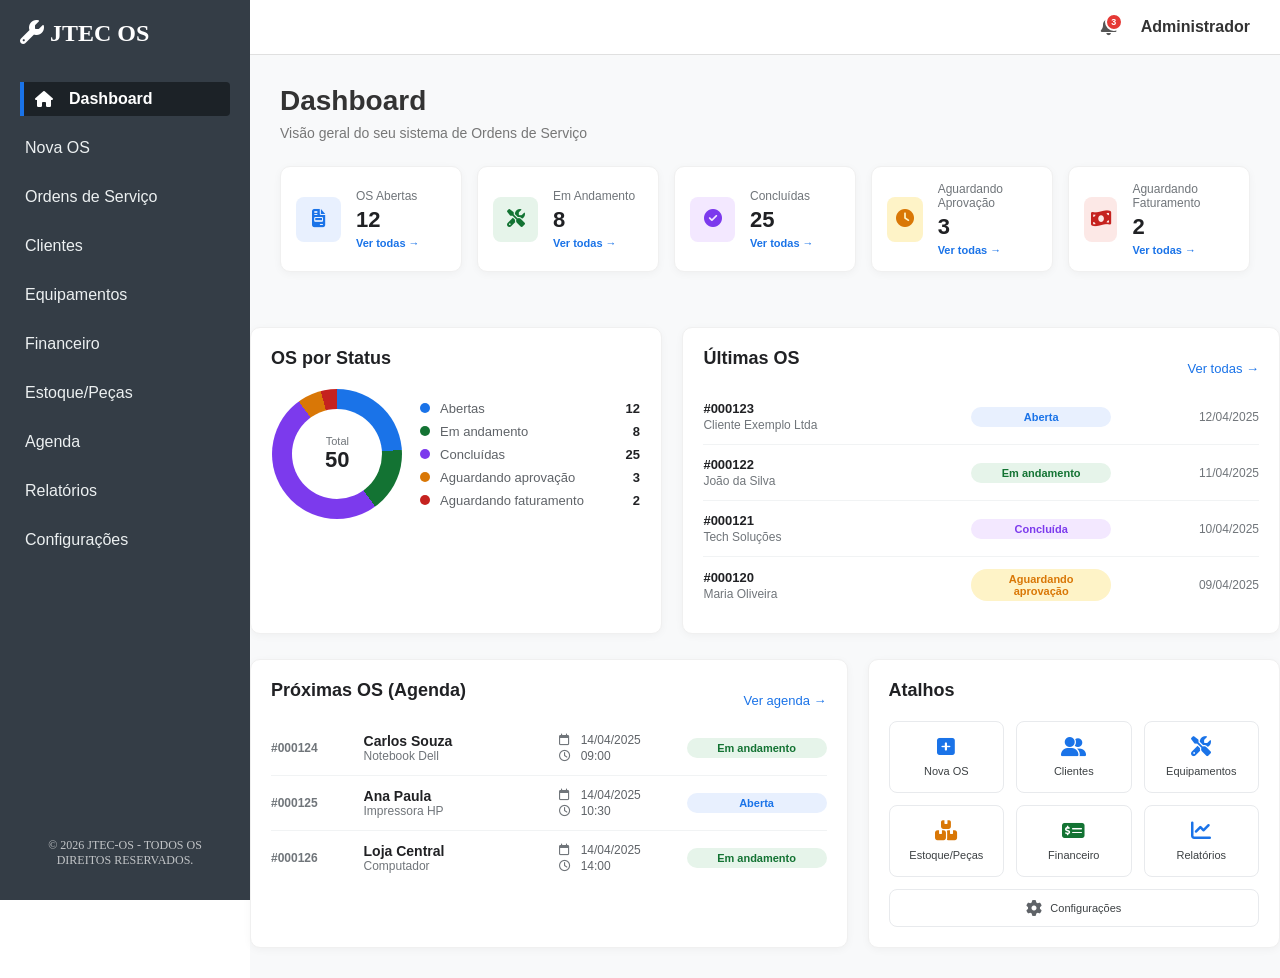
<file: index.html>
<!DOCTYPE html>
<html lang="en">


<head>
    <meta charset="UTF-8">
    <meta name="viewport" content="width=device-width, initial-scale=1.0">
    <link rel="stylesheet" href="https://cdnjs.cloudflare.com/ajax/libs/font-awesome/6.7.2/css/all.min.css">
    <link rel="stylesheet" href="css/index.css">
    <title>JTEC-OS</title>
</head>

<body>
    <div id="header"></div>

    <main class="conteudo-principal">

        <div class="site">

            <section class="cabecalho">
                <div class="cabecalho-adm">

                    <!-- O sino agora fica isolado em uma div própria -->
                    <div class="sino-container">
                        <a href="">
                            <i class="fa-solid fa-bell"></i>
                        </a>
                        <span class="badge-notificacao">3</span>
                    </div>

                    <p>Administrador</p>
                </div>
            </section>


            <section class="dashboard">
                <div class="dashboard-info">
                    <h1>Dashboard</h1>
                    <p>Visão geral do seu sistema de Ordens de Serviço</p>
                </div>

                <!-- ADICIONE ESTE BLOCO DOS CARDS AQUI -->
                <div class="cards-container">
                    <!-- Card 1: OS Abertas -->
                    <div class="card">
                        <div class="card-icon icon-azul">
                            <i class="fa-solid fa-file-invoice"></i>
                        </div>
                        <div class="card-dados">
                            <span>OS Abertas</span>
                            <h2>12</h2>
                            <a href="#">Ver todas &rarr;</a>
                        </div>
                    </div>

                    <!-- Card 2: Em Andamento -->
                    <div class="card">
                        <div class="card-icon icon-verde">
                            <i class="fa-solid fa-screwdriver-wrench"></i>
                        </div>
                        <div class="card-dados">
                            <span>Em Andamento</span>
                            <h2>8</h2>
                            <a href="#">Ver todas &rarr;</a>
                        </div>
                    </div>

                    <!-- Card 3: Concluídas -->
                    <div class="card">
                        <div class="card-icon icon-roxo">
                            <i class="fa-solid fa-circle-check"></i>
                        </div>
                        <div class="card-dados">
                            <span>Concluídas</span>
                            <h2>25</h2>
                            <a href="#">Ver todas &rarr;</a>
                        </div>
                    </div>

                    <!-- Card 4: Aguardando Aprovação -->
                    <div class="card">
                        <div class="card-icon icon-laranja">
                            <i class="fa-solid fa-clock"></i>
                        </div>
                        <div class="card-dados">
                            <span>Aguardando Aprovação</span>
                            <h2>3</h2>
                            <a href="#">Ver todas &rarr;</a>
                        </div>
                    </div>

                    <!-- Card 5: Aguardando Faturamento -->
                    <div class="card">
                        <div class="card-icon icon-vermelho">
                            <i class="fa-solid fa-money-bill-wave"></i>
                        </div>
                        <div class="card-dados">
                            <span>Aguardando Faturamento</span>
                            <h2>2</h2>
                            <a href="#">Ver todas &rarr;</a>
                        </div>
                    </div>
                </div>

                <!-- ... fechamento da div class="cards-container" anterior ... -->
        </div>

        <!-- ADICIONE ESTE BLOCO ABAIXO DOS CARDS -->
        <div class="dashboard-meio">

            <!-- Coluna da Esquerda: Gráfico -->
            <div class="painel-grafico">
                <h2>OS por Status</h2>
                <div class="grafico-conteudo">
                    <!-- Círculo simulando o gráfico de pizza -->
                    <div class="grafico-circulo">
                        <div class="circulo-centro">
                            <span>Total</span>
                            <strong>50</strong>
                        </div>
                    </div>
                    <!-- Legendas do gráfico -->
                    <ul class="grafico-legendas">
                        <li><span class="ponto azul"></span> Abertas <strong>12</strong></li>
                        <li><span class="ponto verde"></span> Em andamento <strong>8</strong></li>
                        <li><span class="ponto roxo"></span> Concluídas <strong>25</strong></li>
                        <li><span class="ponto laranja"></span> Aguardando aprovação <strong>3</strong></li>
                        <li><span class="ponto vermelho"></span> Aguardando faturamento <strong>2</strong></li>
                    </ul>
                </div>
            </div>

            <!-- Coluna da Direita: Últimas OS -->
            <div class="painel-tabela">
                <div class="tabela-topo">
                    <h2>Últimas OS</h2>
                    <a href="#" class="link-ver-todas">Ver todas &rarr;</a>
                </div>

                <div class="lista-os">
                    <!-- Item OS 1 -->
                    <div class="item-os">
                        <div class="os-info">
                            <span class="os-numero">#000123</span>
                            <span class="os-cliente">Cliente Exemplo Ltda</span>
                        </div>
                        <span class="badge aberta">Aberta</span>
                        <span class="os-data">12/04/2025</span>
                    </div>

                    <!-- Item OS 2 -->
                    <div class="item-os">
                        <div class="os-info">
                            <span class="os-numero">#000122</span>
                            <span class="os-cliente">João da Silva</span>
                        </div>
                        <span class="badge andamento">Em andamento</span>
                        <span class="os-data">11/04/2025</span>
                    </div>

                    <!-- Item OS 3 -->
                    <div class="item-os">
                        <div class="os-info">
                            <span class="os-numero">#000121</span>
                            <span class="os-cliente">Tech Soluções</span>
                        </div>
                        <span class="badge concluida">Concluída</span>
                        <span class="os-data">10/04/2025</span>
                    </div>

                    <!-- Item OS 4 -->
                    <div class="item-os">
                        <div class="os-info">
                            <span class="os-numero">#000120</span>
                            <span class="os-cliente">Maria Oliveira</span>
                        </div>
                        <span class="badge aprovacao">Aguardando aprovação</span>
                        <span class="os-data">09/04/2025</span>
                    </div>
                </div>
            </div>

        </div>

        <!-- ... fechamento da div class="dashboard-meio" anterior ... -->
        </div>

        <!-- ADICIONE ESTE BLOCO DA PARTE DE BAIXO -->
        <div class="dashboard-baixo">

            <!-- Coluna da Esquerda: Próximas OS (Agenda) -->
            <div class="painel-agenda">
                <div class="agenda-topo">
                    <h2>Próximas OS (Agenda)</h2>
                    <a href="#" class="link-ver-agenda">Ver agenda &rarr;</a>
                </div>

                <div class="lista-agenda">
                    <!-- Compromisso 1 -->
                    <div class="item-agenda">
                        <span class="agenda-os">#000124</span>
                        <div class="agenda-detalhes">
                            <strong class="agenda-cliente">Carlos Souza</strong>
                            <span class="agenda-aparelho">Notebook Dell</span>
                        </div>
                        <div class="agenda-tempo">
                            <span><i class="fa-regular fa-calendar"></i> 14/04/2025</span>
                            <span><i class="fa-regular fa-clock"></i> 09:00</span>
                        </div>
                        <span class="badge andamento">Em andamento</span>
                    </div>

                    <!-- Compromisso 2 -->
                    <div class="item-agenda">
                        <span class="agenda-os">#000125</span>
                        <div class="agenda-detalhes">
                            <strong class="agenda-cliente">Ana Paula</strong>
                            <span class="agenda-aparelho">Impressora HP</span>
                        </div>
                        <div class="agenda-tempo">
                            <span><i class="fa-regular fa-calendar"></i> 14/04/2025</span>
                            <span><i class="fa-regular fa-clock"></i> 10:30</span>
                        </div>
                        <span class="badge aberta">Aberta</span>
                    </div>

                    <!-- Compromisso 3 -->
                    <div class="item-agenda">
                        <span class="agenda-os">#000126</span>
                        <div class="agenda-detalhes">
                            <strong class="agenda-cliente">Loja Central</strong>
                            <span class="agenda-aparelho">Computador</span>
                        </div>
                        <div class="agenda-tempo">
                            <span><i class="fa-regular fa-calendar"></i> 14/04/2025</span>
                            <span><i class="fa-regular fa-clock"></i> 14:00</span>
                        </div>
                        <span class="badge andamento">Em andamento</span>
                    </div>
                </div>
            </div>

            <!-- Coluna da Direita: Atalhos rápidos -->
            <div class="painel-atalhos">
                <h2>Atalhos</h2>
                <div class="grade-atalhos">
                    <a href="#" class="bota-atalho">
                        <i class="fa-solid fa-plus-square icon-blue"></i>
                        <span>Nova OS</span>
                    </a>
                    <a href="#" class="bota-atalho">
                        <i class="fa-solid fa-user-friends icon-blue"></i>
                        <span>Clientes</span>
                    </a>
                    <a href="#" class="bota-atalho">
                        <i class="fa-solid fa-screwdriver-wrench icon-blue"></i>
                        <span>Equipamentos</span>
                    </a>
                    <a href="#" class="bota-atalho">
                        <i class="fa-solid fa-boxes-stacked icon-gold"></i>
                        <span>Estoque/Peças</span>
                    </a>
                    <a href="#" class="bota-atalho">
                        <i class="fa-solid fa-money-check-dollar icon-green"></i>
                        <span>Financeiro</span>
                    </a>
                    <a href="#" class="bota-atalho">
                        <i class="fa-solid fa-chart-line icon-blue"></i>
                        <span>Relatórios</span>
                    </a>
                    <a href="#" class="bota-atalho item-full">
                        <i class="fa-solid fa-gear"></i>
                        <span>Configurações</span>
                    </a>
                </div>
            </div>

        </div>
        </section> <!-- Fechamento da section dashboard -->


        </section>


        </section>

        </div>

    </main>

    <script src="js/include.js"></script>
</body>

</html>
</file>
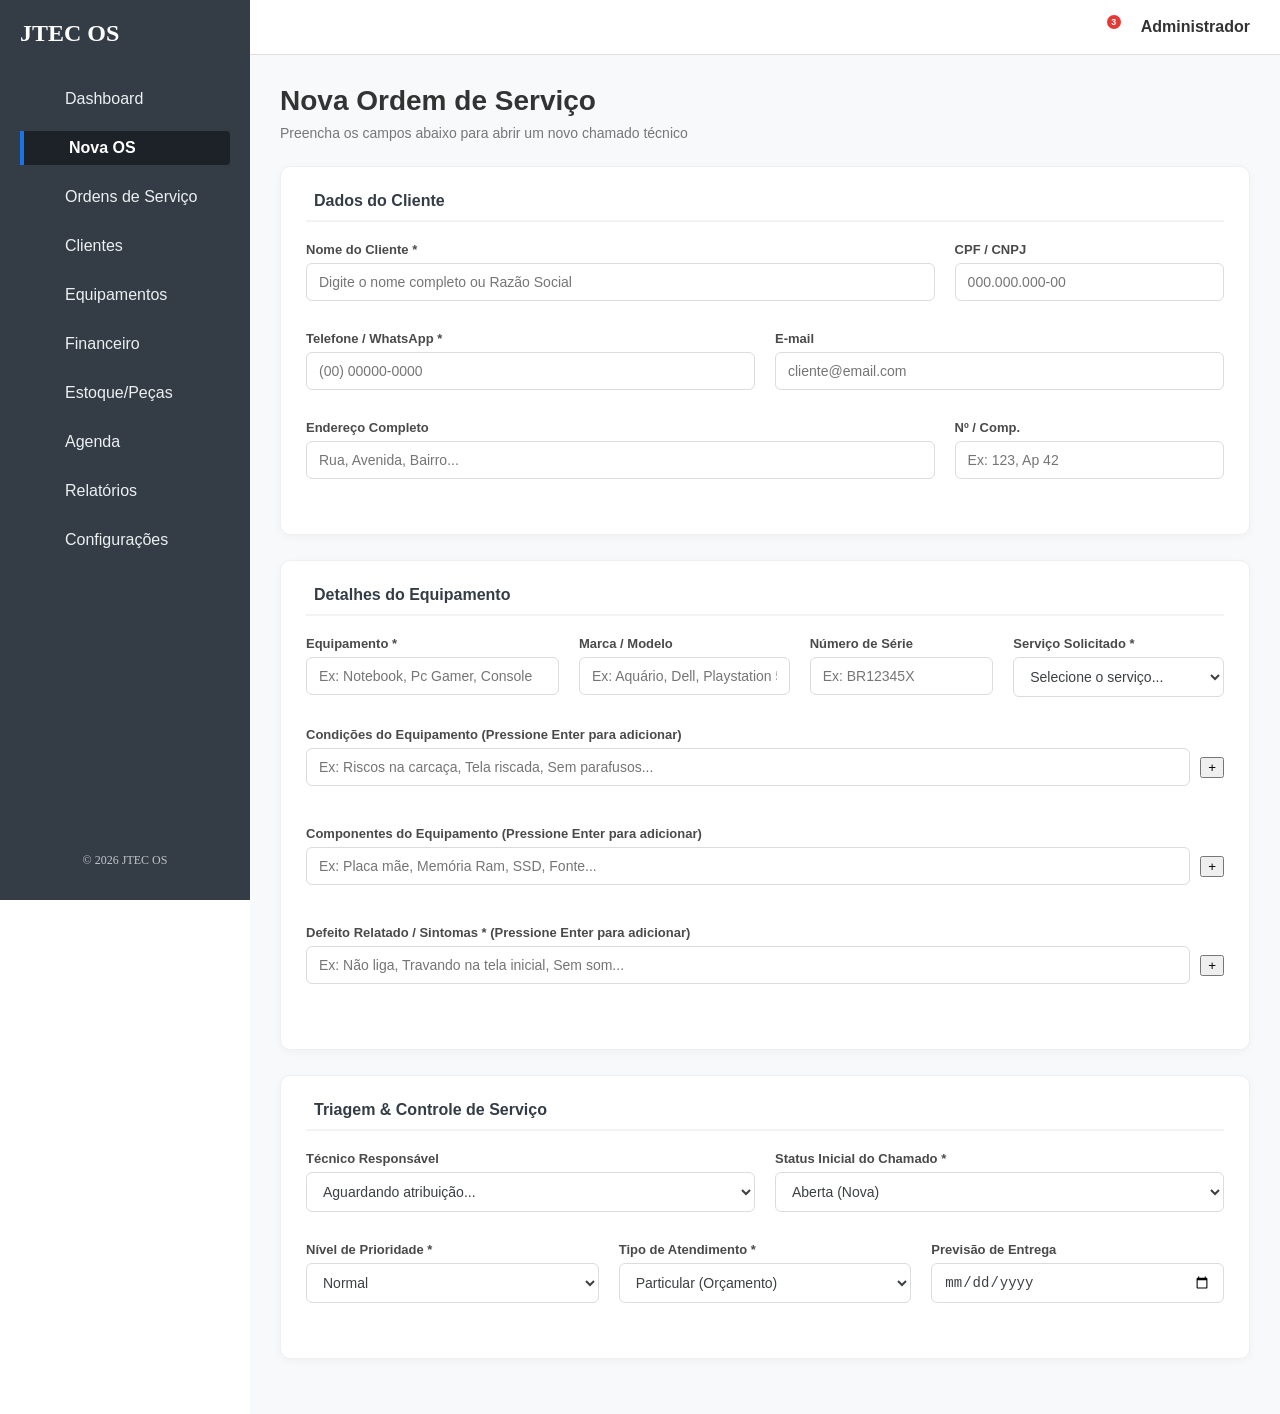
<file: html/nova-os.html>
<!DOCTYPE html>
<html lang="pt-br">

<head>
    <meta charset="UTF-8">
    <meta name="viewport" content="width=device-width, initial-scale=1.0">
    <link rel="stylesheet" href="https://cloudflare.com">
    <link rel="stylesheet" href="../css/index.css">
    <link rel="stylesheet" href="../css/nova-os.css">
    <title>JTEC-OS - Nova Ordem de Serviço</title>
</head>

<body>
    <!-- Barra Lateral Fixa (Idêntica, mas mudamos a classe active) -->
    <header class="topo">
        <h1 class="title">JTEC OS</h1>
        <a href="index.html">
            <i class="fa-solid fa-house"></i>
            Dashboard
        </a>
        <a href="nova-os.html" class="active"> <!-- Aba ativa agora é esta -->
            <i class="fa-regular fa-square-plus"></i>
            Nova OS
        </a>
        <a href="#">
            <i class="fa-solid fa-list"></i>
            Ordens de Serviço
        </a>
        <a href="#">
            <i class="fa-solid fa-people-group"></i>
            Clientes
        </a>
        <a href="#">
            <i class="fa-solid fa-wrench"></i>
            Equipamentos
        </a>
        <a href="#">
            <i class="fa-solid fa-money-check-dollar"></i>
            Financeiro
        </a>
        <a href="#">
            <i class="fa-solid fa-boxes-stacked"></i>
            Estoque/Peças
        </a>
        <a href="#">
            <i class="fa-regular fa-calendar-days"></i>
            Agenda
        </a>
        <a href="#">
            <i class="fa-solid fa-clipboard-list"></i>
            Relatórios
        </a>
        <a href="#">
            <i class="fa-solid fa-gear"></i>
            Configurações
        </a>
        <footer class="rodape-menu">
            <p>&copy; 2026 JTEC OS</p>
        </footer>
    </header>

    <!-- Área de Conteúdo da Direita -->
    <main class="conteudo-principal">
        <!-- Cabeçalho Superior -->
        <section class="cabecalho">
            <div class="cabecalho-adm">
                <div class="sino-container">
                    <a href="">
                        <i class="fa-solid fa-bell"></i>
                    </a>
                    <span class="badge-notificacao">3</span>
                </div>
                <p>Administrador</p>
            </div>
        </section>

        <!-- Seção do Formulário -->
        <section class="pagina-formulario">
            <div class="formulario-topo">
                <h1>Nova Ordem de Serviço</h1>
                <p>Preencha os campos abaixo para abrir um novo chamado técnico</p>
            </div>

            <form class="form-os">
                <!-- Bloco 1: Dados do Cliente -->
                <!-- Bloco 1: Dados do Cliente -->
                <div class="form-bloco">
                    <h2><i class="fa-solid fa-user"></i> Dados do Cliente</h2>
                    <div class="form-linha">
                        <div class="form-grupo w-70">
                            <label for="cliente">Nome do Cliente *</label>
                            <input type="text" id="cliente" placeholder="Digite o nome completo ou Razão Social"
                                required>
                        </div>
                        <div class="form-grupo w-30">
                            <label for="cpf_cnpj">CPF / CNPJ</label>
                            <input type="text" id="cpf_cnpj" placeholder="000.000.000-00">
                        </div>
                    </div>
                    <div class="form-linha">
                        <div class="form-grupo w-50">
                            <label for="telefone">Telefone / WhatsApp *</label>
                            <input type="tel" id="telefone" placeholder="(00) 00000-0000" required>
                        </div>
                        <div class="form-grupo w-50">
                            <label for="email">E-mail</label>
                            <input type="email" id="email" placeholder="cliente@email.com">
                        </div>
                    </div>

                    <!-- ADICIONE ESTA NOVA LINHA AQUI ABAIXO -->
                    <div class="form-linha">
                        <div class="form-grupo w-70">
                            <label for="endereco">Endereço Completo</label>
                            <input type="text" id="endereco" placeholder="Rua, Avenida, Bairro...">
                        </div>
                        <div class="form-grupo w-30">
                            <label for="numero_end">Nº / Comp.</label>
                            <input type="text" id="numero_end" placeholder="Ex: 123, Ap 42">
                        </div>
                    </div>
                </div>


                <!-- Bloco 2: Dados do Equipamento -->
                <!-- Bloco 2: Dados do Equipamento -->
                <div class="form-bloco">
                    <h2><i class="fa-solid fa-wrench"></i> Detalhes do Equipamento</h2>

                    <!-- Linha 1: Dados básicos do aparelho e Tipo de Serviço (Atualizada para 4 colunas) -->
                    <div class="form-linha">
                        <div class="form-grupo w-30">
                            <label for="equipamento">Equipamento *</label>
                            <input type="text" id="equipamento" placeholder="Ex: Notebook, Pc Gamer, Console" required>
                        </div>
                        <div class="form-grupo w-25">
                            <label for="marca">Marca / Modelo</label>
                            <input type="text" id="marca" placeholder="Ex: Aquário, Dell, Playstation 5">
                        </div>
                        <div class="form-grupo w-20">
                            <label for="n_serie">Número de Série</label>
                            <input type="text" id="n_serie" placeholder="Ex: BR12345X">
                        </div>
                        <div class="form-grupo w-25">
                            <label for="servico_padrao">Serviço Solicitado *</label>
                            <select id="servico_padrao" required>
                                <option value="" disabled selected>Selecione o serviço...</option>
                                <option value="diagnostico">Diagnóstico de Problema</option>
                                <option value="formatacao_backup">Formatação com Backup</option>
                                <option value="formatacao_sem_backup">Formatação sem Backup</option>
                                <option value="limpeza">Limpeza Preventiva</option>
                                <option value="montagem">Montagem Completa</option>
                                <option value="remontagem">Remontagem</option>
                                <option value="substituicao_pecas">Substituição de Peças</option>
                            </select>
                        </div>
                    </div>

                    <!-- Linha 2: Campo de Condições do Equipamento -->
                    <div class="form-linha">
                        <div class="form-grupo w-100">
                            <label for="input-condicao">Condições do Equipamento (Pressione Enter para
                                adicionar)</label>
                            <div class="input-com-botao">
                                <input type="text" id="input-condicao"
                                    placeholder="Ex: Riscos na carcaça, Tela riscada, Sem parafusos...">
                                <button type="button" id="btn-add-condicao">+</button>
                            </div>
                            <div id="lista-condicoes" class="container-detalhes-lista"></div>
                        </div>
                    </div>

                    <!-- Linha 3: Campo de Componentes do Equipamento -->
                    <div class="form-linha">
                        <div class="form-grupo w-100">
                            <label for="input-acessorio">Componentes do Equipamento (Pressione Enter para
                                adicionar)</label>
                            <div class="input-com-botao">
                                <input type="text" id="input-acessorio"
                                    placeholder="Ex: Placa mãe, Memória Ram, SSD, Fonte...">
                                <button type="button" id="btn-add-acessorio">+</button>
                            </div>
                            <div id="lista-acessorios" class="container-detalhes-lista"></div>
                        </div>
                    </div>

                    <!-- Linha 4: Defeito Relatado Dinâmico -->
                    <div class="form-linha">
                        <div class="form-grupo w-100">
                            <label for="input-defeito">Defeito Relatado / Sintomas * (Pressione Enter para
                                adicionar)</label>
                            <div class="input-com-botao">
                                <input type="text" id="input-defeito"
                                    placeholder="Ex: Não liga, Travando na tela inicial, Sem som...">
                                <button type="button" id="btn-add-defeito">+</button>
                            </div>
                            <div id="lista-defeitos" class="container-detalhes-lista"></div>
                        </div>
                    </div>
                </div>

                <!-- Bloco 3: Informações Técnicas e Valores -->
                <!-- Bloco 3: Informações Técnicas e Valores (Profissional) -->
                <div class="form-bloco">
                    <h2><i class="fa-solid fa-list-check"></i> Triagem & Controle de Serviço</h2>

                    <div class="form-linha">
                        <div class="form-grupo w-50">
                            <label for="tecnico">Técnico Responsável</label>
                            <select id="tecnico">
                                <option value="">Aguardando atribuição...</option>
                                <option value="1">Administrador</option>
                                <option value="2">Técnico Auxiliar 01</option>
                                <option value="3">Técnico Auxiliar 02</option>
                            </select>
                        </div>

                        <div class="form-grupo w-50">
                            <label for="status_inicial">Status Inicial do Chamado *</label>
                            <select id="status_inicial" required>
                                <option value="aberta">Aberta (Nova)</option>
                                <option value="andamento">Em andamento</option>
                                <option value="orcamento">Aguardando Aprovação de Orçamento</option>
                            </select>
                        </div>
                    </div>

                    <div class="form-linha">
                        <div class="form-grupo w-33">
                            <label for="prioridade">Nível de Prioridade *</label>
                            <select id="prioridade" required>
                                <option value="normal" selected>Normal</option>
                                <option value="baixa">Baixa (Retrabalho / Retorno)</option>
                                <option value="alta">Alta</option>
                                <option value="urgente">Urgente (Contrato / Parada Crítica)</option>
                            </select>
                        </div>

                        <div class="form-grupo w-33">
                            <label for="tipo_servico">Tipo de Atendimento *</label>
                            <select id="tipo_servico" required>
                                <option value="particular">Particular (Orçamento)</option>
                                <option value="garantia">Garantia de Serviço</option>
                                <option value="contrato">Contrato Corporativo</option>
                            </select>
                        </div>

                        <div class="form-grupo w-33">
                            <label for="previsao_entrega">Previsão de Entrega</label>
                            <input type="date" id="previsao_entrega">
                        </div>
                    </div>
                </div>

            </form>
        </section>
    </main>

    <script src="../js/nova-os.js"></script>
</body>

</html>
</file>
<file: css/index.css>
/* 1. Remove as margens padrão que o navegador cria nas bordas da tela */
body {
    margin: 0;
    padding: 0;
    box-sizing: border-box;
    display: flex;
    /* Permite que o conteúdo ao lado do menu se comporte corretamente */
    min-height: 100vh;
    /* Garante que o corpo da página tenha a altura total da tela */
}

/* 2. Configura o Header como um menu lateral até o final da página */
.topo {
    background-color: #343d46;
    /* Altere para a cor de fundo que você desejar */
    color: #ffffff;
    /* Cor dos textos gerais dentro do header */
    width: 250px;
    /* Largura fixa do seu menu lateral */
    height: 100vh;
    /* Alterado para height fixo da altura da tela */
    padding: 20px;
    /* Espaçamento interno para os itens não colarem nas bordas */
    box-sizing: border-box; 
    /* Garante que o padding não aumente o tamanho do menu */

    /* Mantém o alinhamento que fizemos antes */
    display: flex;
    flex-direction: column;
    gap: 15px;

    /* TRAVA O HEADER NA TELA AO ROLAR */
    position: fixed;           /* Faz o menu flutuar fixo na página */
    top: 0;                    /* Cola no topo do navegador */
    left: 0;                   /* Cola na lateral esquerda */
    z-index: 1000;             /* Impede que outros elementos passem por cima dele */
}


/* 3. Ajusta as cores dos links para contrastar com o novo fundo */
.topo a {
    display: flex;
    align-items: center;
    text-decoration: none;
    color: #ecf0f1;
    /* Cor dos links (branca/cinza claro) */
    font-family: Arial, sans-serif;
    padding: 8px 5px;
    border-radius: 4px;
    /* Deixa os cantos levemente arredondados ao passar o mouse */
    transition: background 0.2s;
    /* Efeito suave quando o mouse passa por cima */
}

/* Opcional: Efeito visual quando passar o mouse por cima do link */
.topo a:hover {
    background-color: #34495e;
    /* Tom ligeiramente mais claro que o fundo */
    color: #ffffff;
}

/* NOVO: Estilo da aba ativa (onde o usuário está navegando) */
.topo a.active {
    background-color: #1c2227; /* Tom bem mais escuro que o fundo do seu menu */
    color: #ffffff;            /* Mantém o texto totalmente branco */
    font-weight: bold;         /* Deixa o texto em negrito para destacar */
    border-left: 4px solid #1a73e8; /* Barrinha azul estilizada na esquerda igual ao modelo */
    border-radius: 0 4px 4px 0;    /* Ajusta o arredondamento por causa da barra azul */
}


/* Mantém os ícones alinhados perfeitamente na mesma reta */
.topo a i {
    width: 30px;
    text-align: center;
    margin-right: 10px;
}

/* Ajusta o título do sistema no topo do menu */
.title {
    margin-top: 0;
    margin-bottom: 20px;
    font-size: 24px;
    color: #ffffff;
}

/* -------------------- RODAPÉ -------------------- */

/* No seu arquivo css/index.css */

/* Se o rodapé for ficar no final do menu lateral: */
.topo {
    display: flex;
    flex-direction: column;
    min-height: 100vh;
    box-sizing: border-box;
}

/* Isso empurra o rodapé do menu totalmente para a base da tela */
.topo .rodape-menu {
    margin-top: auto;
    font-size: 12px;
    opacity: 0.7;
    text-align: center;
}

/* -------------------- ÁREA DE CONTEÚDO DA DIREITA -------------------- */

/* Garante que a área da direita ocupe o restante da tela ao lado do menu */
.conteudo-principal {
    flex: 1;
    /* Ocupa todo o espaço restante da tela */
    display: flex;
    flex-direction: column;
    /* Coloca o cabeçalho em cima e o dashboard embaixo */
    background-color: #f8f9fa;
    /* Um fundo cinza bem claro para destacar do menu escuro */
    min-height: 100vh;
    margin-left: 250px;       /* Empurra todo o conteúdo para o lado do menu fixo */
    width: calc(100% - 250px);/* Garante que a área da direita ocupe apenas o espaço que sobrou */
    box-sizing: border-box;
}

/* Configura o cabeçalho superior */
.cabecalho {
    display: flex;
    justify-content: flex-end;
    /* Alinha todo o conteúdo do cabeçalho para a DIREITA */
    padding: 15px 30px;
    /* Espaçamento interno */
    background-color: #ffffff;
    /* Fundo branco para destacar */
    border-bottom: 1px solid #e0e0e0;
    /* Linha sutil divisória */
}

/* Alinha o Sino e o Texto lado a lado */
.cabecalho-adm {
    display: flex;
    align-items: center;
    /* Alinha verticalmente ao centro */
    gap: 20px;
    /* Espaço entre o sino e o nome Administrador */
}

/* Estiliza o link do sino */
.cabecalho-adm a {
    color: #555555;
    /* Cor do sino */
    font-size: 18px;
    text-decoration: none;
    transition: color 0.2s;
}

.cabecalho-adm a:hover {
    color: #343d46;
    /* Muda de cor ao passar o mouse */
}

/* Remove margens padrão do parágrafo para não quebrar o alinhamento */
.cabecalho-adm p {
    margin: 0;
    font-family: Arial, sans-serif;
    font-weight: bold;
    color: #333333;
}

/* -------------------- NOTIFICAÇÕES (SINO CORRIGIDO) -------------------- */

/* A div do sino se torna o ponto de referência exato para a bolinha */
.cabecalho-adm .sino-container {
    position: relative;          
    display: flex;
    align-items: center;
    justify-content: center;
    width: 24px;                 /* Limita a largura apenas ao tamanho do ícone */
    height: 24px;                /* Limita a altura apenas ao tamanho do ícone */
}

/* Estiliza o ícone dentro do contêiner */
.cabecalho-adm .sino-container a {
    color: #555555;
    font-size: 18px;
    text-decoration: none;
    line-height: 1;
}

/* Posiciona a bolinha perfeitamente colada no canto do sino */
.cabecalho-adm .badge-notificacao {
    position: absolute;
    top: -2px;                  /* Ajusta a altura da bolinha no topo do sino */
    right: -2px;                /* Cola a bolinha na lateral direita do sino */
    background-color: #e53935;  
    color: #ffffff;             
    font-family: Arial, sans-serif;
    font-size: 9px;            
    font-weight: bold;
    width: 14px;                
    height: 14px;               
    border-radius: 50%;         
    display: flex;
    align-items: center;        
    justify-content: center;     
    border: 2px solid #ffffff;  /* Bordinha branca idêntica ao modelo */
    pointer-events: none;       
}



/* Configura a seção do Dashboard (abaixo do cabeçalho, colado à esquerda) */
.dashboard {
    padding: 30px;
    /* Espaçamento para o conteúdo respirar */
    display: flex;
    flex-direction: column;
    align-items: flex-start;
    /* Garante o alinhamento total à ESQUERDA */
}

/* Estiliza os textos do Dashboard */
.dashboard-info h1 {
    margin: 0 0 8px 0;
    /* Remove margem superior e adiciona espaço embaixo */
    font-family: Arial, sans-serif;
    color: #333333;
    font-size: 28px;
}

.dashboard-info p {
    margin: 0;
    font-family: Arial, sans-serif;
    color: #777777;
    /* Cor cinza para o subtítulo */
    font-size: 14px;
}

/*----------------- CARDS ----------------- */

/* Container que alinha os 5 cards lado a lado */
.cards-container {
    display: flex;
    justify-content: space-between;
    gap: 15px;
    width: 100%;
    margin-top: 25px;
    box-sizing: border-box;
}

/* Estilo individual de cada Card */
.card {
    background-color: #ffffff;
    border-radius: 10px;
    padding: 15px;
    display: flex;
    align-items: center;
    gap: 15px;
    flex: 1;
    /* Faz todos os cards terem exatamente o mesmo tamanho */
    box-shadow: 0 2px 8px rgba(0, 0, 0, 0.04);
    /* Sombra bem suave */
    border: 1px solid #f0f0f0;
}

/* Caixa do Ícone dentro do Card */
.card-icon {
    width: 45px;
    height: 45px;
    border-radius: 8px;
    display: flex;
    align-items: center;
    justify-content: center;
    font-size: 18px;
}

/* Cores de fundo e dos ícones baseadas no modelo */
.icon-azul {
    background-color: #e8f0fe;
    color: #1a73e8;
}

.icon-verde {
    background-color: #e6f4ea;
    color: #137333;
}

.icon-roxo {
    background-color: #f3e8ff;
    color: #7c3aed;
}

.icon-laranja {
    background-color: #fef3c7;
    color: #d97706;
}

.icon-vermelho {
    background-color: #fce8e6;
    color: #c5221f;
}

/* Textos e links internos do Card */
.card-dados {
    display: flex;
    flex-direction: column;
    font-family: Arial, sans-serif;
}

.card-dados span {
    font-size: 12px;
    color: #70757a;
    font-weight: 500;
}

.card-dados h2 {
    margin: 4px 0;
    font-size: 22px;
    color: #202124;
}

.card-dados a {
    font-size: 11px;
    color: #1a73e8;
    text-decoration: none;
    font-weight: bold;
}

.card-dados a:hover {
    text-decoration: underline;
}

/* ---------------- PARTE DO GRÁFICO E ÚLTIMAS OS ---------------- */

/* Container que divide a linha do meio em 2 colunas */
.dashboard-meio {
    display: flex;
    gap: 20px;
    width: 100%;
    margin-top: 25px;
    box-sizing: border-box;
}

/* Painéis Base (Compartilham o mesmo estilo de caixa) */
.painel-grafico,
.painel-tabela {
    background-color: #ffffff;
    border-radius: 10px;
    padding: 20px;
    box-shadow: 0 2px 8px rgba(0, 0, 0, 0.04);
    border: 1px solid #f0f0f0;
    font-family: Arial, sans-serif;
}

.painel-grafico {
    flex: 1;
}

/* Ocupa 40% aproximadamente */
.painel-tabela {
    flex: 1.5;
}

/* Ocupa um pouco mais de espaço na tela */

.painel-grafico h2,
.tabela-topo h2 {
    margin: 0 0 20px 0;
    font-size: 18px;
    color: #202124;
}

/* ESTILIZAÇÃO DO GRÁFICO */
.grafico-conteudo {
    display: flex;
    align-items: center;
    justify-content: space-around;
    gap: 15px;
}

/* Círculo simulado com bordas coloridas divididas */
.grafico-circulo {
    width: 130px;
    height: 130px;
    border-radius: 50%;
    background: conic-gradient(#1a73e8 0% 24%,
            #137333 24% 40%,
            #7c3aed 40% 90%,
            #d97706 90% 96%,
            #c5221f 96% 100%);
    display: flex;
    align-items: center;
    justify-content: center;
}

.circulo-centro {
    width: 90px;
    height: 90px;
    background-color: #ffffff;
    border-radius: 50%;
    display: flex;
    flex-direction: column;
    align-items: center;
    justify-content: center;
}

.circulo-centro span {
    font-size: 11px;
    color: #70757a;
}

.circulo-centro strong {
    font-size: 22px;
    color: #202124;
}

/* Legendas do Gráfico */
.grafico-legendas {
    list-style: none;
    padding: 0;
    margin: 0;
    display: flex;
    flex-direction: column;
    gap: 8px;
}

.grafico-legendas li {
    font-size: 13px;
    color: #5f6368;
    display: flex;
    align-items: center;
    width: 220px;
}

.grafico-legendas li strong {
    margin-left: auto;
    /* Empurra o número para o fim da linha */
    color: #202124;
}

.ponto {
    width: 10px;
    height: 10px;
    border-radius: 50%;
    margin-right: 10px;
    display: inline-block;
}

/* Cores das bolinhas da legenda */
.ponto.azul {
    background-color: #1a73e8;
}

.ponto.verde {
    background-color: #137333;
}

.ponto.roxo {
    background-color: #7c3aed;
}

.ponto.laranja {
    background-color: #d97706;
}

.ponto.vermelho {
    background-color: #c5221f;
}

/* ESTILIZAÇÃO DA LISTA DE ÚLTIMAS OS */
.tabela-topo {
    display: flex;
    justify-content: space-between;
    align-items: center;
}

.link-ver-todas {
    font-size: 13px;
    color: #1a73e8;
    text-decoration: none;
    font-weight: 500;
}

.lista-os {
    display: flex;
    flex-direction: column;
}

.item-os {
    display: flex;
    align-items: center;
    justify-content: space-between;
    padding: 12px 0;
    border-bottom: 1px solid #f1f3f4;
}

.item-os:last-child {
    border: none;
}

.os-info {
    display: flex;
    flex-direction: column;
    width: 180px;
}

.os-numero {
    font-weight: bold;
    font-size: 13px;
    color: #202124;
}

.os-cliente {
    font-size: 12px;
    color: #70757a;
    margin-top: 2px;
}

.os-data {
    font-size: 12px;
    color: #70757a;
}

/* Etiquetas de Status (Badges) */
.badge {
    font-size: 11px;
    font-weight: bold;
    padding: 4px 10px;
    border-radius: 20px;
    text-align: center;
    width: 120px;
}

.badge.aberta {
    background-color: #e8f0fe;
    color: #1a73e8;
}

.badge.andamento {
    background-color: #e6f4ea;
    color: #137333;
}

.badge.concluida {
    background-color: #f3e8ff;
    color: #7c3aed;
}

.badge.aprovacao {
    background-color: #fef3c7;
    color: #d97706;
}


/* --------------- PARTE FINAL ONDE TEM AGENDA E ATALHOS ------------------ */

/* Container inferior */
.dashboard-baixo {
    display: flex;
    gap: 20px;
    width: 100%;
    margin-top: 25px;
    margin-bottom: 30px;
    /* Espaço de segurança no fim da página */
    box-sizing: border-box;
}

/* Base dos painéis inferiores */
.painel-agenda,
.painel-atalhos {
    background-color: #ffffff;
    border-radius: 10px;
    padding: 20px;
    box-shadow: 0 2px 8px rgba(0, 0, 0, 0.04);
    border: 1px solid #f0f0f0;
    font-family: Arial, sans-serif;
}

.painel-agenda {
    flex: 1.5;
}

/* Segue o alinhamento da tabela de cima */
.painel-atalhos {
    flex: 1;
}

/* Segue o alinhamento do gráfico */

.painel-agenda h2,
.painel-atalhos h2 {
    margin: 0 0 20px 0;
    font-size: 18px;
    color: #202124;
}

/* AGENDA */
.agenda-topo {
    display: flex;
    justify-content: space-between;
    align-items: center;
}

.link-ver-agenda {
    font-size: 13px;
    color: #1a73e8;
    text-decoration: none;
    font-weight: 500;
}

.lista-agenda {
    display: flex;
    flex-direction: column;
}

.item-agenda {
    display: flex;
    align-items: center;
    justify-content: space-between;
    padding: 12px 0;
    border-bottom: 1px solid #f1f3f4;
}

.item-agenda:last-child {
    border: none;
}

.agenda-os {
    font-size: 12px;
    color: #70757a;
    font-weight: bold;
}

.agenda-detalhes {
    display: flex;
    flex-direction: column;
    width: 150px;
}

.agenda-cliente {
    font-size: 14px;
    color: #202124;
}

.agenda-aparelho {
    font-size: 12px;
    color: #70757a;
}

.agenda-tempo {
    display: flex;
    flex-direction: column;
    gap: 2px;
    font-size: 12px;
    color: #5f6368;
}

.agenda-tempo i {
    width: 14px;
    margin-right: 4px;
    color: #70757a;
}

/* GRADE DE ATALHOS */
.grade-atalhos {
    display: grid;
    grid-template-columns: repeat(3, 1fr);
    /* Divide em 3 colunas iguais */
    gap: 12px;
}

.bota-atalho {
    display: flex;
    flex-direction: column;
    align-items: center;
    justify-content: center;
    background-color: #ffffff;
    border: 1px solid #e8eaed;
    border-radius: 8px;
    padding: 15px 5px;
    text-decoration: none;
    color: #3c4043;
    transition: background-color 0.2s, box-shadow 0.2s;
}

.bota-atalho:hover {
    background-color: #f8f9fa;
    box-shadow: 0 1px 4px rgba(0, 0, 0, 0.08);
}

.bota-atalho i {
    font-size: 20px;
    margin-bottom: 8px;
}

.bota-atalho span {
    font-size: 11px;
    font-weight: 500;
    text-align: center;
}

/* Cores específicas dos ícones nos atalhos para bater com a foto */
.icon-blue {
    color: #1a73e8;
}

.icon-gold {
    color: #d97706;
}

.icon-green {
    color: #137333;
}

/* Atalho de configurações que ocupa a linha inteira de baixo */
.bota-atalho.item-full {
    grid-column: span 3;
    /* Faz o botão esticar pelas 3 colunas */
    flex-direction: row;
    gap: 8px;
    padding: 10px;
}

.bota-atalho.item-full i {
    margin-bottom: 0;
    font-size: 16px;
    color: #5f6368;
}
</file>
<file: css/nova-os.css>
/* -------------------- PÁGINA DE FORMULÁRIO (NOVA OS) -------------------- */

.pagina-formulario {
    padding: 30px;
    font-family: Arial, sans-serif;
}

.formulario-topo h1 {
    margin: 0 0 8px 0;
    color: #333333;
    font-size: 28px;
}

.formulario-topo p {
    margin: 0 0 25px 0;
    color: #777777;
    font-size: 14px;
}

/* Estrutura dos blocos brancos do formulário */
.form-bloco {
    background-color: #ffffff;
    border-radius: 10px;
    padding: 25px;
    margin-bottom: 25px;
    box-shadow: 0 2px 8px rgba(0, 0, 0, 0.04);
    border: 1px solid #f0f0f0;
}

.form-bloco h2 {
    margin: 0 0 20px 0;
    font-size: 16px;
    color: #343d46;
    border-bottom: 2px solid #f1f3f4;
    padding-bottom: 10px;
}

.form-bloco h2 i {
    margin-right: 8px;
    color: #1a73e8; /* Deixa os ícones dos títulos em azul */
}

/* Configuração de Linhas e Grupos de Inputs */
.form-linha {
    display: flex;
    gap: 20px;
    margin-bottom: 15px;
}

.form-grupo {
    display: flex;
    flex-direction: column;
    margin-bottom: 15px;
}

/* Classes utilitárias de largura para as colunas ficarem alinhadas */
.w-100 { width: 100%; }
.w-70 { width: 70%; }
.w-50 { width: 50%; }
.w-40 { width: 40%; }
.w-30 { width: 30%; }

/* Estilização dos Labels e Inputs */
.form-grupo label {
    font-size: 13px;
    font-weight: bold;
    color: #4a4a4a;
    margin-bottom: 6px;
}

.form-grupo input,
.form-grupo textarea,
.form-grupo select {
    padding: 10px 12px;
    border: 1px solid #dadce0;
    border-radius: 6px;
    font-size: 14px;
    color: #3c4043;
    background-color: #ffffff;
    outline: none;
    transition: border-color 0.2s, box-shadow 0.2s;
    box-sizing: border-box;
}

/* Efeito ao clicar no input (Focus) */
.form-grupo input:focus,
.form-grupo textarea:focus,
.form-grupo select:focus {
    border-color: #1a73e8;
    box-shadow: 0 0 0 3px rgba(26, 115, 232, 0.15);
}

.form-grupo textarea {
    resize: vertical; /* Permite esticar o campo de texto apenas para baixo */
}

/* Área de botões no rodapé do formulário */
.form-botoes {
    display: flex;
    justify-content: flex-end;
    gap: 15px;
    margin-top: 10px;
}

.btn-cancelar {
    background-color: #ffffff;
    color: #5f6368;
    border: 1px solid #dadce0;
    padding: 12px 24px;
    border-radius: 6px;
    font-size: 14px;
    font-weight: bold;
    cursor: pointer;
    transition: background-color 0.2s;
}

.btn-cancelar:hover {
    background-color: #f8f9fa;
}

.btn-salvar {
    background-color: #1a73e8;
    color: #ffffff;
    border: none;
    padding: 12px 28px;
    border-radius: 6px;
    font-size: 14px;
    font-weight: bold;
    cursor: pointer;
    box-shadow: 0 2px 4px rgba(26, 115, 232, 0.2);
    transition: background-color 0.2s, box-shadow 0.2s;
}

.btn-salvar:hover {
    background-color: #1557b0;
    box-shadow: 0 4px 8px rgba(26, 115, 232, 0.3);
}


/* -------------------- DETALHES DINÂMICOS DO EQUIPAMENTO -------------------- */

/* Alinha o input e o botão de adicionar na mesma linha horizontal */
.input-com-botao {
    display: flex !important;
    flex-direction: row !important;
    align-items: center !important;
    gap: 10px;
    width: 100%;
}

.input-com-botao input {
    flex: 1;
}

/* Botão de + do input (Corrigido para azul e com dimensões travadas) */
#btn-add-detalhe {
    background-color: #1a73e8; /* Mudado para o azul padrão para dar destaque */
    color: #ffffff !important;  /* Garante que o ícone de + fique branco */
    border: none;
    border-radius: 6px;
    width: 45px;               /* Largura fixa do botão */
    height: 42px;              /* Altura exata para casar com o input */
    font-size: 16px;
    cursor: pointer;
    transition: background-color 0.2s;
    
    /* Centraliza o ícone de + perfeitamente na caixinha */
    display: flex !important;
    align-items: center !important;
    justify-content: center !important;
    flex-shrink: 0;            /* Impede o botão de ser esmagado pelo input */
}

#btn-add-detalhe:hover {
    background-color: #1557b0; /* Tom mais escuro de azul ao passar o mouse */
}

/* Container que guarda as etiquetas geradas */
.container-detalhes-lista {
    display: flex;
    flex-wrap: wrap;
    gap: 8px;
    margin-top: 10px;
    width: 100%;
}

/* Estilo da etiqueta gerada pelo JavaScript */
.badge-detalhe-equipamento {
    background-color: #f1f3f4;
    border: 1px solid #dadce0;
    color: #3c4043;
    padding: 6px 12px;
    border-radius: 20px;
    font-size: 13px;
    display: flex;
    align-items: center;
    gap: 8px;
    animation: fadeIn 0.2s ease-in-out; /* Efeito suave ao aparecer */
}

/* Customização de cor para a nova etiqueta de Defeito */
.badge-defeito {
    background-color: #fff3cd; /* Amarelo de atenção suave */
    border: 1px solid #ffeeba;
    color: #856404;
}

.w-33 { 
    width: 33.33%; 
}

.w-25 { width: 25%; }
.w-20 { width: 20%; }


/* Botão de remover (X) de dentro da etiqueta */
.btn-remove-detalhe {
    background: none;
    border: none;
    color: #70757a;
    font-size: 16px;
    font-weight: bold;
    cursor: pointer;
    padding: 0;
    line-height: 1;
}

.btn-remove-detalhe:hover {
    color: #c5221f; /* Fica vermelho ao passar o mouse */
}

/* Efeito de surgimento sutil */
@keyframes fadeIn {
    from { opacity: 0; transform: translateY(-5px); }
    to { opacity: 1; transform: translateY(0); }
}
</file>
